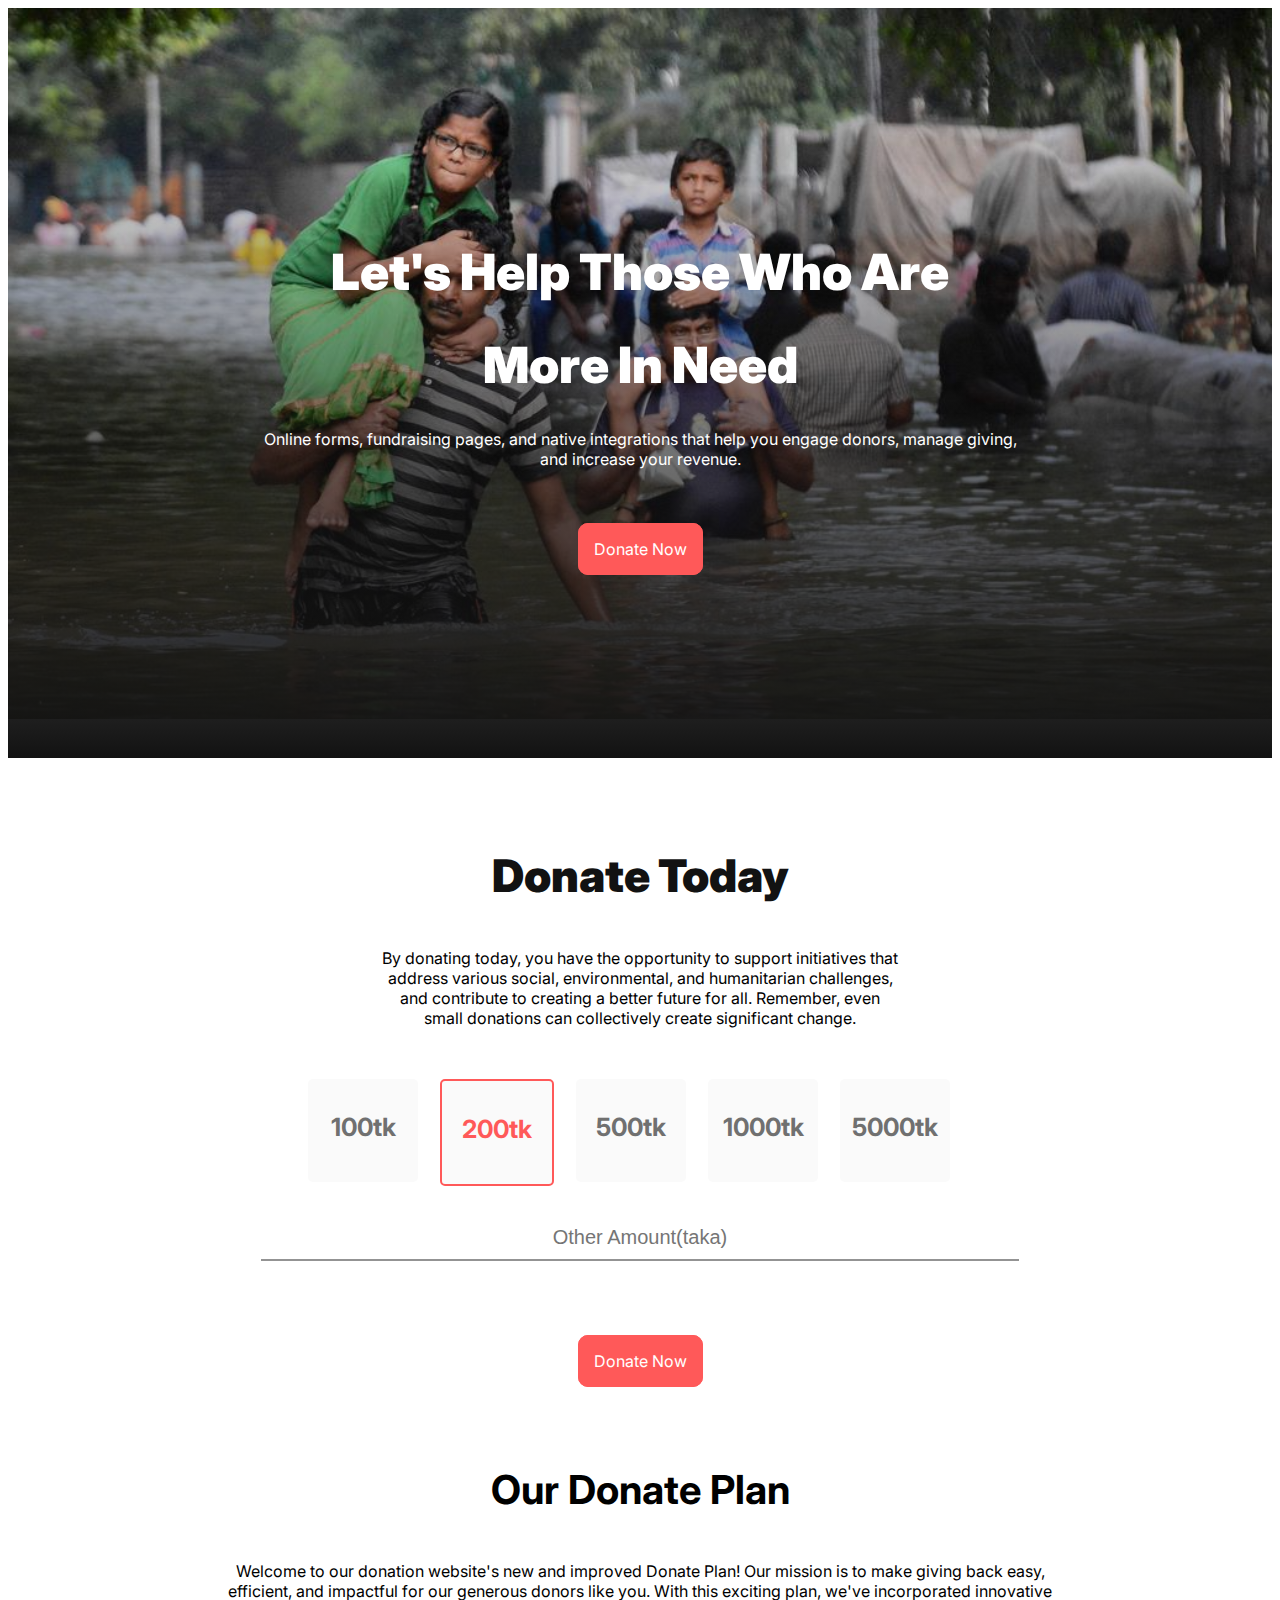
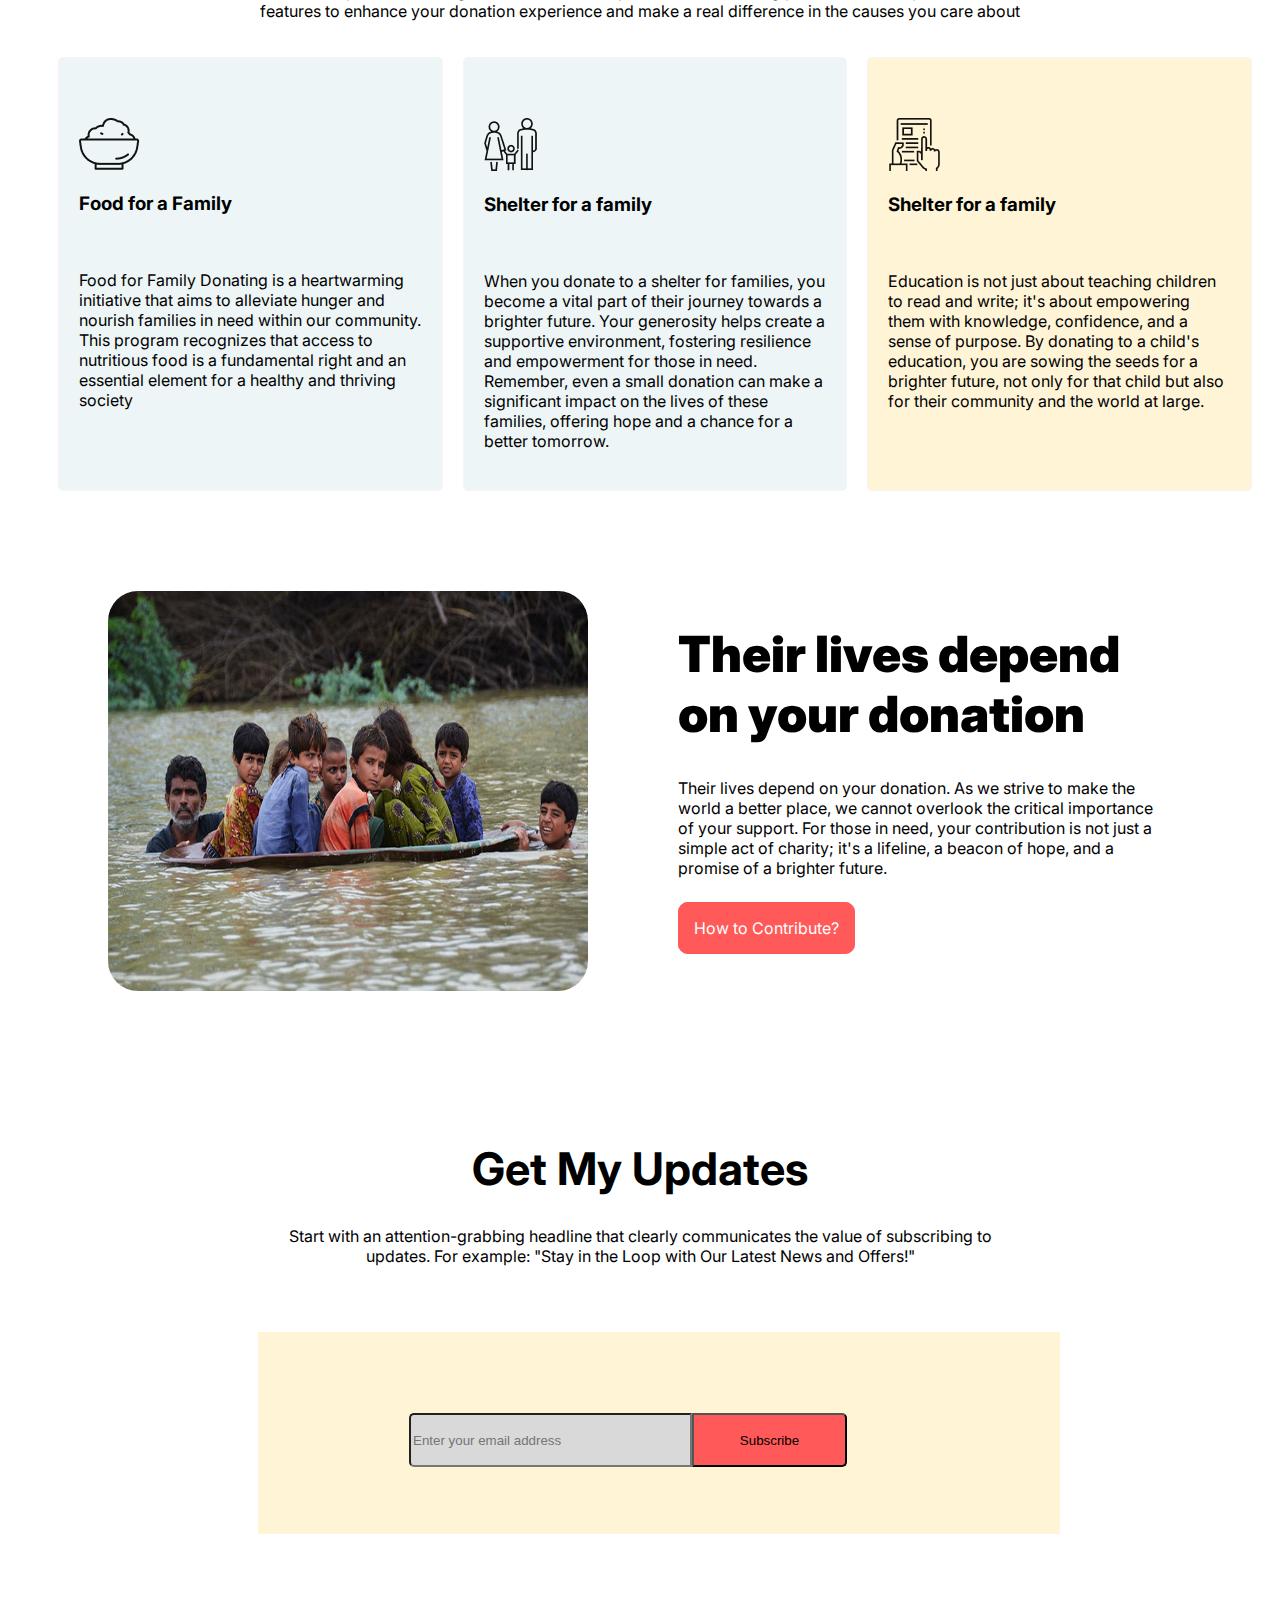
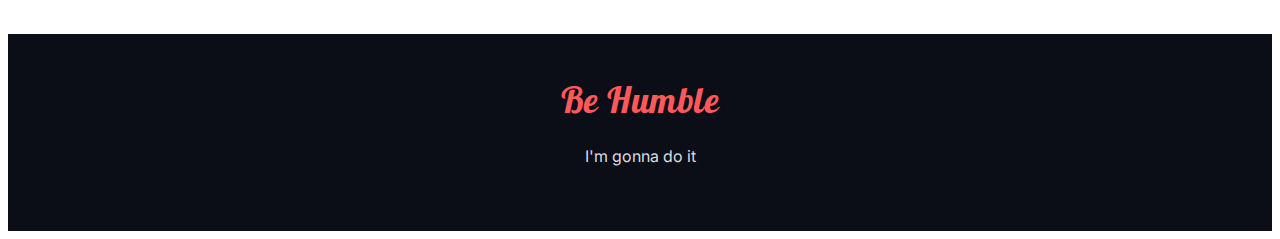
<file: Assignment-1/index.html>
<!DOCTYPE html>
<html lang="en">

<head>
    <meta charset="UTF-8">
    <meta name="viewport" content="width=device-width, initial-scale=1.0">
    <link rel="preconnect" href="https://fonts.googleapis.com">
    <link rel="preconnect" href="https://fonts.gstatic.com" crossorigin>
    <link href="https://fonts.googleapis.com/css2?family=Abel&family=Inter&family=Montserrat:wght@700&display=swap"
        rel="stylesheet">
    <link
        href="https://fonts.googleapis.com/css2?family=Abel&family=Inter&family=Lobster&family=Montserrat:wght@700&display=swap"
        rel="stylesheet">
    <link rel="stylesheet" href="style.css">
    <title>Donate Today</title>
</head>

<body>
    <section class="first-section">
        <div>
            <h1>Let's Help Those Who Are</h1>
            <h1>More In Need</h1>
            <p>Online forms, fundraising pages, and native integrations that help you engage donors, manage giving, and
                increase your revenue.</p>
            <a target="_blank" href="https://donately.com/">Donate Now</a>
        </div>
    </section>
    <section class="second-section">
        <div>
            <h1>Donate Today</h1>
            <p>By donating today, you have the opportunity to support initiatives that address various social,
                environmental, and humanitarian challenges, and contribute to creating a better future for all.
                Remember, even small donations can collectively create significant change.</p>
            <div class="taka">
                <div>100tk</div>
                <div id="taka2">200tk</div>
                <div>500tk</div>
                <div>1000tk</div>
                <div>5000tk</div>
            </div>
            <input type="text" placeholder="Other Amount(taka)"> <br>
            <a target="_blank" href="https://donately.com/">Donate Now</a>
        </div>
    </section>
    <section class="third-section">
        <h1>Our Donate Plan</h1>
        <p class="head-p">Welcome to our donation website's new and improved Donate Plan! Our mission is to make giving
            back easy,
            efficient, and impactful for our generous donors like you. With this exciting plan, we've incorporated
            innovative features to enhance your donation experience and make a real difference in the causes you care
            about</p>
        <div class="all-div3">
            <div>
                <img src="icons/food.png" alt="image can't found"> <br>
                <h3>Food for a Family</h3> <br>
                <p>Food for Family Donating is a heartwarming initiative that aims to alleviate hunger and nourish
                    families in need within our community. This program recognizes that access to nutritious food is a
                    fundamental right and an essential element for a healthy and thriving society</p>
            </div>
            <div>
                <img src="icons/shelter.png" alt="image can't found"> <br>
                <h3>Shelter for a family</h3> <br>
                <p>When you donate to a shelter for families, you become a vital part of their journey towards a
                    brighter future. Your generosity helps create a supportive environment, fostering resilience and
                    empowerment for those in need. Remember, even a small donation can make a significant impact on the
                    lives of these families, offering hope and a chance for a better tomorrow.</p>
            </div>
            <div id="third-div3">
                <img src="icons/Frame-1.png" alt="image can't found"> <br>
                <h3>Shelter for a family</h3> <br>
                <p>Education is not just about teaching children to read and write; it's about empowering them with
                    knowledge, confidence, and a sense of purpose. By donating to a child's education, you are sowing
                    the seeds for a brighter future, not only for that child but also for their community and the world
                    at large.</p>
            </div>
        </div>
    </section>
    <section class="fourth-section">
        <img src="images/donation-10.jpg" alt="image can't found">
        <div>
            <h1>Their lives depend on your donation</h1>
            <p>Their lives depend on your donation. As we strive to make the world a better place, we cannot overlook
                the critical importance of your support. For those in need, your contribution is not just a simple act
                of charity; it's a lifeline, a beacon of hope, and a promise of a brighter future.</p>
            <a target="_blank" href="https://donately.com/">How to Contribute?</a>
        </div>
    </section>
    <section>
        <div class="updates">
            <h1>Get My Updates</h1>
            <p>Start with an attention-grabbing headline that clearly communicates the value of subscribing to updates.
                For example: "Stay in the Loop with Our Latest News and Offers!"</p>
        </div>
        <div class="subscription">
            <input type="email" name="" placeholder="Enter your email address" id="">
            <button>Subscribe</button>
        </div>
    </section>
</body>
<footer>
    <h1>Be Humble</h1>
    <p>I'm gonna do it</p>
</footer>

</html>
</file>
<file: Assignment-1/style.css>
body{
    font-family: Inter;
    
}
.first-section{
    background-image: 
    linear-gradient(0deg, #121212 0%, rgba(18, 18, 18, 0.00) 100%),
    url(images/donation4.jpg);
    background-repeat: no-repeat;
    background-size: 100%;
    text-align: center;
    height: 350px;
    padding: 200px 250px 200px 250px ;
    color: white;
}
.first-section h1{
    font-size: 50px;
    font-weight: 900;
}
.first-section p{
    margin-bottom: 70px;
}
.first-section a{
    text-decoration: none;
    border: 1px solid #FF5959;
    background-color: #FF5959;
    padding: 15px 15px;
    border-radius: 10px;
    color: white;
}

.second-section{
    text-align: center;
    height: 650px;
    width: 100%;
}
.second-section h1{
    color: #121212;
    text-align: center;
    font-family: Inter;
    font-size: 45px;
    font-weight: 900;
    line-height: normal;
    padding-top: 60px;
}
.second-section p{
    padding: 15px 374px;
    text-align: center;
}
.taka{
    display: flex;
    padding: 20px 300px 30px 300px;
}
.taka div{
    width: 120px;
    height: 70px;
    border-radius: 5px;
    background: #FAFAFA;
    margin-right: 22px;
    text-align: center;
    color: #707070;
    font-size: 25px;
    font-style: normal;
    font-weight: 700;
    line-height: normal;
    padding-top: 33px;
}
#taka2{
    border: 2px solid #FF5959;
    color: #FF5959;
}
.second-section input{
    text-align: center;
    font-size: 20px;
    padding: 10px 0px;
    width: 60%;
    box-sizing: border-box;
    border: none;
    border-bottom: 2px solid rgba(0, 0, 0, 0.425);
    margin-bottom: 90px;
}
.second-section a{
    text-decoration: none;
    border: 1px solid #FF5959;
    background-color: #FF5959;
    padding: 15px 15px;
    border-radius: 10px;
    color: white;
}
.third-section{
    text-align: left;
    margin-bottom: 30px;
}
.third-section h1{
    font-size: 40px;
    text-align: center;
}
.head-p{
    padding: 20px 200px;
    text-align: center;
}
.all-div3{
    display: flex;
    margin-left: 50px;
}
.all-div3 div{
    flex-direction: row;
    height: 352px;
    width: 360px;
    border: 1px solid whitesmoke;
    border-radius: 5px;
    background: rgba(79, 157, 166, 0.10);
    margin-right: 20px;
    padding: 20px;
    padding-top: 60px;
}
.all-div3 div p{
    margin-bottom: 500px;
}
#third-div3{
    background-color: #FFF4D6;
}
.fourth-section{
    display: flex;
    padding: 70px 100px;
}
.fourth-section h1{
    font-size: 50px;
    font-weight: 900;
}
.fourth-section p{
    margin-bottom: 40px;
}
.fourth-section img{
    width: 50%;
    width: 480px;
    height: 400px;
    border-radius: 30px;
}
.fourth-section div{
    width: 50%;
    padding-left: 90px;
}
.fourth-section a{
    text-decoration: none;
    border: 1px solid #FF5959;
    background-color: #FF5959;
    padding: 15px 15px;
    border-radius: 10px;
    color: white;
}
footer{
height: 177px;
text-align: center;
background-color: var(--default-black, #0B0D17);
padding-top: 20px;
}
footer h1{
    color: #FF5959;
    font-family: Lobster;
    font-size: 36px;
    font-style: normal;
    font-weight: 400;
    line-height: 44px; /* 122.222% */
    letter-spacing: 0.5px;
}
.subscription{
    display: flex;
    border: 1px solid #FFF4D6;
    background: #FFF4D6;
    text-align: center;
    height: 200px;
    width: 800px;
    margin-left: 250px;
    margin-bottom: 100px;
}
.subscription input{
    margin-top: 80px;
    margin-left: 150px;
    height: 48px;
    width: 275px;
    border-radius: 5px 0px 0px 5px;
    background: #D9D9D9;
}
.subscription button{
    margin-top: 80px;
    height: 54px;
    width: 155px;
    border-radius: 0px 5px 5px 0px;
    background: #FF5959;
}
.updates{
    text-align: center;
    padding: 50px 250px;
}
.updates h1{
    font-size: 45px;
    font-weight: 700;
}
footer p{
    color: #D9DBE1;
}
</file>
